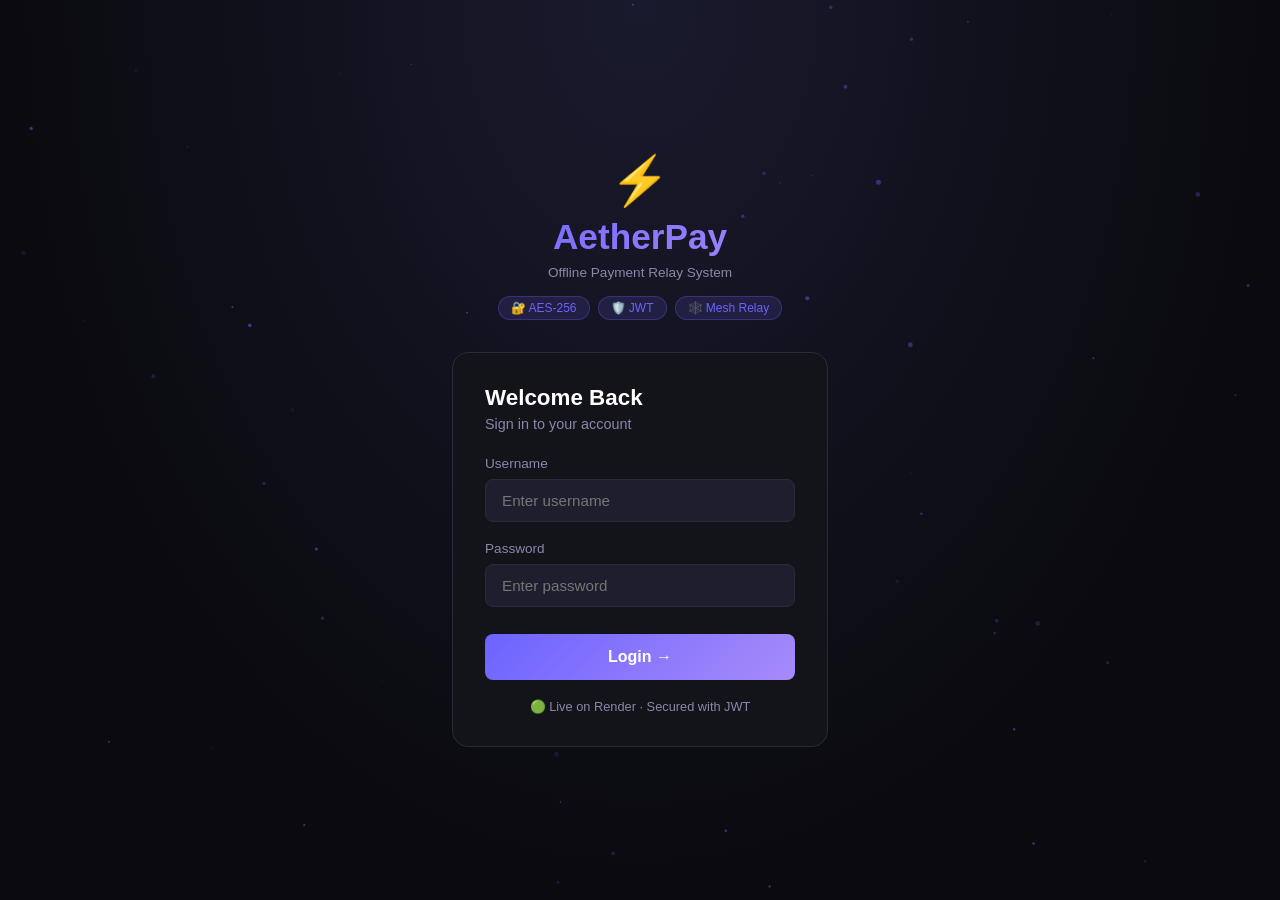
<file: index.html>
<!DOCTYPE html>
<html lang="en">
<head>
    <meta charset="UTF-8">
    <meta name="viewport" content="width=device-width, initial-scale=1.0">
    <title>AetherPay — Login</title>
    <link rel="stylesheet" href="styles.css">
</head>
<body class="login-page">
    <canvas id="particles"></canvas>

    <div class="login-container">
        <div class="logo">
            <span class="logo-icon">⚡</span>
            <h1>AetherPay</h1>
            <p class="tagline">Offline Payment Relay System</p>
            <div class="badges">
                <span class="badge">🔐 AES-256</span>
                <span class="badge">🛡️ JWT</span>
                <span class="badge">🕸️ Mesh Relay</span>
            </div>
        </div>

        <div class="login-card">
            <h2>Welcome Back</h2>
            <p class="subtitle">Sign in to your account</p>
            <div id="error-msg" class="error-msg hidden"></div>
            <div class="form-group">
                <label>Username</label>
                <input type="text" id="username" placeholder="Enter username" />
            </div>
            <div class="form-group">
                <label>Password</label>
                <input type="password" id="password" placeholder="Enter password" />
            </div>
            <button class="btn-primary" onclick="login()">
                <span id="login-text">Login →</span>
            </button>
            <p class="live-badge">🟢 Live on Render · Secured with JWT</p>
        </div>
    </div>

    <div id="toast-container"></div>
    <script src="app.js"></script>
</body>
</html>
</file>
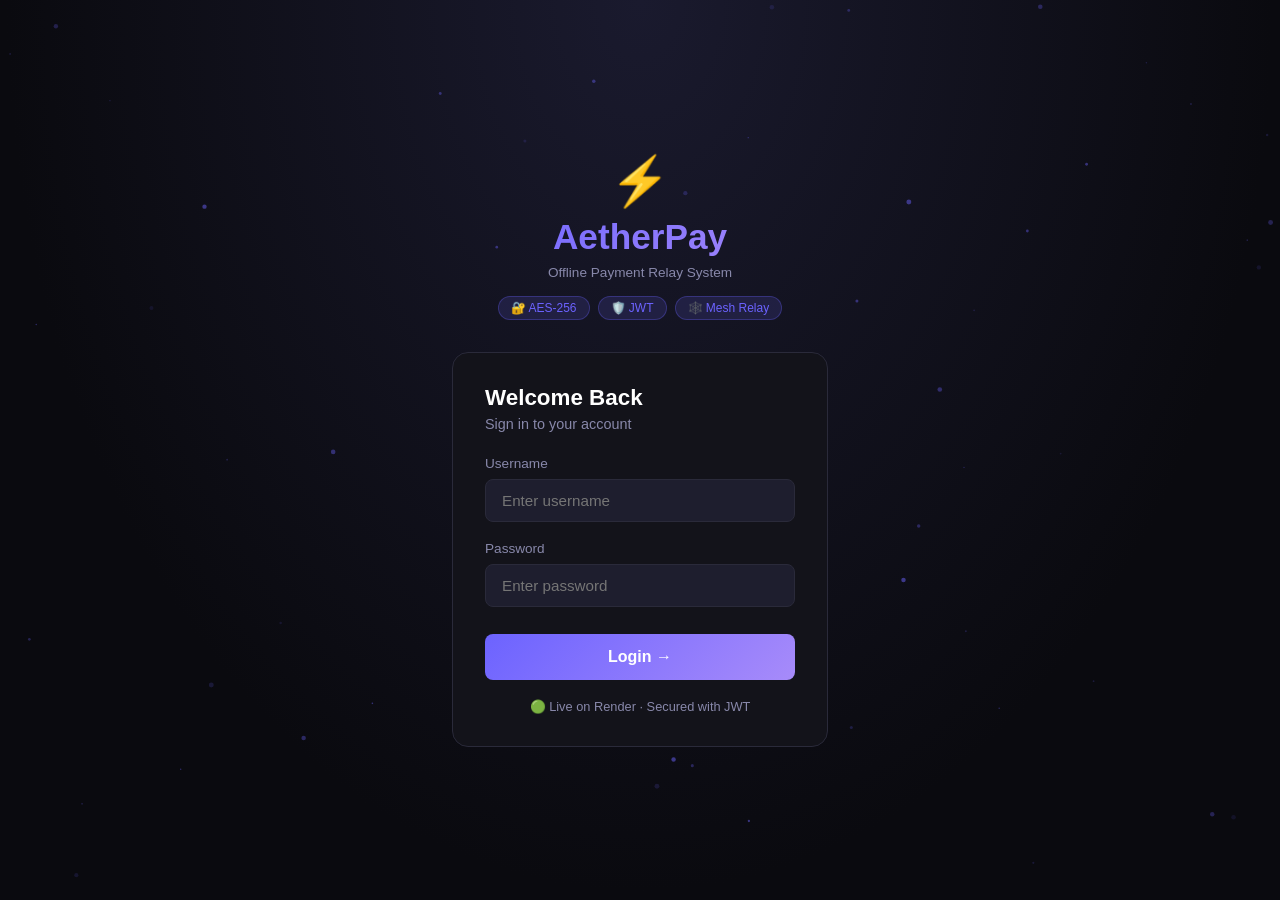
<file: dashboard.html>
<!DOCTYPE html>
<html lang="en">
<head>
    <meta charset="UTF-8">
    <meta name="viewport" content="width=device-width, initial-scale=1.0">
    <title>AetherPay — Dashboard</title>
    <link rel="stylesheet" href="styles.css">
</head>
<body class="dashboard-page">
    <canvas id="particles"></canvas>

    <div class="sidebar">
        <div class="sidebar-logo">⚡ AetherPay</div>
        <div class="nav-item active" onclick="showSection('overview', this)">📊 Overview</div>
        <div class="nav-item" onclick="showSection('accounts', this)">👤 Accounts</div>
        <div class="nav-item" onclick="showSection('payment', this)">💸 Send Payment</div>
        <div class="nav-item" onclick="showSection('transactions', this)">📜 Transactions</div>
        <div class="nav-item" onclick="showSection('relay', this)">🕸️ Mesh Relay</div>
        <button class="logout-btn" onclick="logout()">🚪 Logout</button>
    </div>

    <div class="main-content">

        <!-- OVERVIEW -->
        <div id="overview" class="section">
            <div class="page-header">
                <h2>Dashboard</h2>
                <p>AetherPay — Offline Payment Relay System · <span style="color:var(--success)">🟢 Live</span></p>
            </div>

            <div class="cards-grid">
                <div class="stat-card">
                    <div class="label">Total Accounts</div>
                    <div class="value" id="total-accounts">—</div>
                </div>
                <div class="stat-card">
                    <div class="label">Total Balance</div>
                    <div class="value" id="total-balance">—</div>
                </div>
                <div class="stat-card">
                    <div class="label">Transactions</div>
                    <div class="value" id="total-tx">—</div>
                </div>
                <div class="stat-card">
                    <div class="label">Duplicates Blocked</div>
                    <div class="value" style="color:var(--error)" id="duplicates-blocked">0</div>
                </div>
            </div>

            <div class="section-card">
                <h3>Security & Tech Stack</h3>
                <div class="tech-badges">
                    <span class="tech-badge">🔐 AES-256 Encryption</span>
                    <span class="tech-badge">🛡️ JWT Authentication</span>
                    <span class="tech-badge">🔁 Idempotency Protection</span>
                    <span class="tech-badge">🕸️ Mesh Relay Simulation</span>
                    <span class="tech-badge">⚡ Spring Boot 4.1</span>
                    <span class="tech-badge">🗄️ MySQL Database</span>
                </div>
            </div>

            <div class="section-card">
                <h3>Recent Transactions</h3>
                <table class="tx-table">
                    <thead>
                        <tr>
                            <th>Payment ID</th>
                            <th>From</th>
                            <th>To</th>
                            <th>Amount</th>
                            <th>Status</th>
                        </tr>
                    </thead>
                    <tbody id="recent-tx-tbody">
                        <tr><td colspan="5" style="color:var(--text-muted)">Loading...</td></tr>
                    </tbody>
                </table>
            </div>
        </div>

        <!-- ACCOUNTS -->
        <div id="accounts" class="section hidden">
            <div class="page-header">
                <h2>Accounts</h2>
                <p>All registered accounts and balances</p>
            </div>
            <div class="section-card">
                <h3>Account List</h3>
                <table class="tx-table">
                    <thead>
                        <tr><th>ID</th><th>Name</th><th>Phone</th><th>Balance</th></tr>
                    </thead>
                    <tbody id="accounts-tbody">
                        <tr><td colspan="4" style="color:var(--text-muted)">Loading...</td></tr>
                    </tbody>
                </table>
            </div>
        </div>

        <!-- SEND PAYMENT -->
        <div id="payment" class="section hidden">
            <div class="page-header">
                <h2>Send Payment</h2>
                <p>Transfer money securely via Mesh Relay</p>
            </div>

            <div class="section-card">
                <h3>Payment Details</h3>
                <div id="payment-result" class="hidden"></div>
                <div class="form-row">
                    <div class="form-group">
                        <label>From Account</label>
                        <select id="senderId" class="select-input"></select>
                    </div>
                    <div class="form-group">
                        <label>To Account</label>
                        <select id="receiverId" class="select-input"></select>
                    </div>
                </div>
                <div class="form-group">
                    <label>Amount (₹)</label>
                    <input type="number" id="amount" placeholder="Enter amount" class="form-input" />
                </div>
                <div class="encryption-notice">
                    🔐 AES-256 Encrypted · 🔁 Idempotency Protected · 🕸️ Mesh Relay Active
                </div>
                <button class="btn-primary" onclick="sendPayment()" id="pay-btn">Send Payment →</button>
            </div>

            <!-- MESH ANIMATION -->
            <div class="section-card" id="mesh-animation-card" style="display:none">
                <h3>🕸️ Mesh Relay Simulation</h3>
                <div class="mesh-container">
                    <div class="mesh-node" id="node-sender">
                        <div class="node-icon">📱</div>
                        <div class="node-label" id="sender-label">Sender</div>
                    </div>
                    <div class="mesh-arrow" id="arrow1">
                        <div class="arrow-line"></div>
                        <div class="packet" id="packet1">💳</div>
                    </div>
                    <div class="mesh-node" id="node-1">
                        <div class="node-icon">📱</div>
                        <div class="node-label">Node 1</div>
                    </div>
                    <div class="mesh-arrow" id="arrow2">
                        <div class="arrow-line"></div>
                        <div class="packet" id="packet2">💳</div>
                    </div>
                    <div class="mesh-node" id="node-2">
                        <div class="node-icon">📱</div>
                        <div class="node-label">Node 2</div>
                    </div>
                    <div class="mesh-arrow" id="arrow3">
                        <div class="arrow-line"></div>
                        <div class="packet" id="packet3">💳</div>
                    </div>
                    <div class="mesh-node" id="node-server">
                        <div class="node-icon">🖥️</div>
                        <div class="node-label">Server</div>
                    </div>
                </div>
                <div class="mesh-status" id="mesh-status">Initializing relay...</div>
                <div class="mesh-progress">
                    <div class="mesh-progress-bar" id="mesh-progress-bar"></div>
                </div>
            </div>
        </div>

        <!-- TRANSACTIONS -->
        <div id="transactions" class="section hidden">
            <div class="page-header">
                <h2>Transaction History</h2>
                <p>Complete audit trail of all payments</p>
            </div>
            <div class="section-card">
                <div class="tx-header-row">
                    <h3>All Transactions</h3>
                    <button class="btn-small" onclick="testIdempotency()">🔁 Test Idempotency</button>
                </div>
                <table class="tx-table">
                    <thead>
                        <tr>
                            <th>Payment ID</th>
                            <th>From</th>
                            <th>To</th>
                            <th>Amount</th>
                            <th>Status</th>
                            <th>Time</th>
                        </tr>
                    </thead>
                    <tbody id="tx-tbody">
                        <tr><td colspan="6" style="color:var(--text-muted)">Loading...</td></tr>
                    </tbody>
                </table>
            </div>
        </div>

        <!-- MESH RELAY INFO -->
        <div id="relay" class="section hidden">
            <div class="page-header">
                <h2>🕸️ Mesh Relay</h2>
                <p>How AetherPay works offline</p>
            </div>
            <div class="section-card">
                <h3>How Mesh Relay Works</h3>
                <div class="relay-flow">
                    <div class="relay-step">
                        <div class="relay-icon">📱</div>
                        <div class="relay-text">
                            <strong>Sender</strong>
                            <p>Payment created with unique ID + AES Encrypted</p>
                        </div>
                    </div>
                    <div class="relay-arrow">→</div>
                    <div class="relay-step">
                        <div class="relay-icon">📱</div>
                        <div class="relay-text">
                            <strong>Node 1</strong>
                            <p>Hop 1 — TTL decremented</p>
                        </div>
                    </div>
                    <div class="relay-arrow">→</div>
                    <div class="relay-step">
                        <div class="relay-icon">📱</div>
                        <div class="relay-text">
                            <strong>Node 2</strong>
                            <p>Hop 2 — Retry logic active</p>
                        </div>
                    </div>
                    <div class="relay-arrow">→</div>
                    <div class="relay-step">
                        <div class="relay-icon">🖥️</div>
                        <div class="relay-text">
                            <strong>Server</strong>
                            <p>Internet available — Settled!</p>
                        </div>
                    </div>
                </div>
            </div>

            <div class="section-card">
                <h3>Key Features</h3>
                <div class="feature-grid">
                    <div class="feature-card">
                        <div class="feature-icon">🔐</div>
                        <strong>AES-256 Encryption</strong>
                        <p>Payment data encrypted during relay</p>
                    </div>
                    <div class="feature-card">
                        <div class="feature-icon">🔁</div>
                        <strong>Idempotency</strong>
                        <p>Duplicate payments automatically rejected</p>
                    </div>
                    <div class="feature-card">
                        <div class="feature-icon">⏱️</div>
                        <strong>TTL Protection</strong>
                        <p>Packets expire after max hops</p>
                    </div>
                    <div class="feature-card">
                        <div class="feature-icon">🔄</div>
                        <strong>Retry Logic</strong>
                        <p>Failed hops automatically retried</p>
                    </div>
                </div>
            </div>
        </div>

    </div>

    <div id="toast-container"></div>
    <script src="app.js"></script>
</body>
</html>
</file>
<file: styles.css>
* { margin: 0; padding: 0; box-sizing: border-box; }

:root {
    --bg: #0a0a0f;
    --card: #13131a;
    --border: #2a2a3a;
    --accent: #6c63ff;
    --accent-hover: #5a52e0;
    --text: #ffffff;
    --text-muted: #8888aa;
    --success: #00d97e;
    --error: #ff4d4d;
    --warning: #ffaa00;
}

body { font-family: 'Segoe UI', sans-serif; background: var(--bg); color: var(--text); min-height: 100vh; }

canvas#particles { position: fixed; top: 0; left: 0; width: 100%; height: 100%; z-index: 0; pointer-events: none; }

/* LOGIN */
.login-page { display: flex; align-items: center; justify-content: center; background: radial-gradient(ellipse at top, #1a1a2e 0%, #0a0a0f 70%); }
.login-container { width: 100%; max-width: 440px; padding: 2rem; position: relative; z-index: 1; }
.logo { text-align: center; margin-bottom: 2rem; }
.logo-icon { font-size: 3rem; display: block; animation: pulse 2s infinite; }
@keyframes pulse { 0%,100%{ transform: scale(1); } 50%{ transform: scale(1.1); } }
.logo h1 { font-size: 2.2rem; font-weight: 800; background: linear-gradient(135deg, #6c63ff, #a78bfa); -webkit-background-clip: text; -webkit-text-fill-color: transparent; margin: 0.5rem 0; }
.tagline { color: var(--text-muted); font-size: 0.85rem; margin-bottom: 1rem; }
.badges { display: flex; gap: 0.5rem; justify-content: center; flex-wrap: wrap; margin-top: 0.75rem; }
.badge { background: rgba(108,99,255,0.15); border: 1px solid rgba(108,99,255,0.3); color: var(--accent); padding: 0.25rem 0.75rem; border-radius: 20px; font-size: 0.75rem; }
.login-card { background: var(--card); border: 1px solid var(--border); border-radius: 16px; padding: 2rem; backdrop-filter: blur(10px); }
.login-card h2 { font-size: 1.4rem; margin-bottom: 0.3rem; }
.subtitle { color: var(--text-muted); font-size: 0.9rem; margin-bottom: 1.5rem; }
.form-group { margin-bottom: 1.2rem; }
.form-group label { display: block; font-size: 0.85rem; color: var(--text-muted); margin-bottom: 0.5rem; }
.form-group input, .form-input { width: 100%; padding: 0.75rem 1rem; background: #1e1e2e; border: 1px solid var(--border); border-radius: 8px; color: var(--text); font-size: 0.95rem; outline: none; transition: border 0.2s; }
.form-group input:focus, .form-input:focus { border-color: var(--accent); }
.select-input { width: 100%; padding: 0.75rem 1rem; background: #1e1e2e; border: 1px solid var(--border); border-radius: 8px; color: var(--text); font-size: 0.95rem; outline: none; }
.btn-primary { width: 100%; padding: 0.85rem; background: linear-gradient(135deg, var(--accent), #a78bfa); color: white; border: none; border-radius: 8px; font-size: 1rem; font-weight: 600; cursor: pointer; transition: all 0.2s; margin-top: 0.5rem; }
.btn-primary:hover { transform: translateY(-2px); box-shadow: 0 8px 25px rgba(108,99,255,0.4); }
.btn-primary:active { transform: translateY(0); }
.btn-small { padding: 0.4rem 1rem; background: rgba(108,99,255,0.15); border: 1px solid var(--accent); color: var(--accent); border-radius: 6px; cursor: pointer; font-size: 0.8rem; }
.live-badge { text-align: center; margin-top: 1.2rem; font-size: 0.8rem; color: var(--text-muted); }
.error-msg { background: rgba(255,77,77,0.1); border: 1px solid var(--error); color: var(--error); padding: 0.75rem 1rem; border-radius: 8px; font-size: 0.85rem; margin-bottom: 1rem; }
.success-msg { background: rgba(0,217,126,0.1); border: 1px solid var(--success); color: var(--success); padding: 0.75rem 1rem; border-radius: 8px; font-size: 0.85rem; margin-bottom: 1rem; }
.hidden { display: none !important; }

/* DASHBOARD */
.dashboard-page { display: flex; min-height: 100vh; }
.sidebar { width: 240px; background: var(--card); border-right: 1px solid var(--border); padding: 1.5rem; display: flex; flex-direction: column; position: fixed; height: 100vh; z-index: 10; }
.sidebar-logo { font-size: 1.2rem; font-weight: 800; background: linear-gradient(135deg, #6c63ff, #a78bfa); -webkit-background-clip: text; -webkit-text-fill-color: transparent; margin-bottom: 2rem; }
.nav-item { padding: 0.75rem 1rem; border-radius: 8px; cursor: pointer; color: var(--text-muted); font-size: 0.9rem; margin-bottom: 0.3rem; transition: all 0.2s; }
.nav-item:hover, .nav-item.active { background: rgba(108,99,255,0.15); color: var(--accent); }
.main-content { flex: 1; padding: 2rem; overflow-y: auto; margin-left: 240px; position: relative; z-index: 1; }
.page-header { margin-bottom: 2rem; }
.page-header h2 { font-size: 1.6rem; font-weight: 700; }
.page-header p { color: var(--text-muted); font-size: 0.9rem; margin-top: 0.3rem; }
.cards-grid { display: grid; grid-template-columns: repeat(auto-fit, minmax(180px, 1fr)); gap: 1rem; margin-bottom: 1.5rem; }
.stat-card { background: var(--card); border: 1px solid var(--border); border-radius: 12px; padding: 1.5rem; transition: transform 0.2s; }
.stat-card:hover { transform: translateY(-3px); }
.stat-card .label { color: var(--text-muted); font-size: 0.8rem; margin-bottom: 0.5rem; }
.stat-card .value { font-size: 1.8rem; font-weight: 700; color: var(--accent); }
.section-card { background: var(--card); border: 1px solid var(--border); border-radius: 12px; padding: 1.5rem; margin-bottom: 1.5rem; }
.section-card h3 { color: var(--text-muted); text-transform: uppercase; letter-spacing: 0.05em; font-size: 0.8rem; margin-bottom: 1.2rem; }
.tx-header-row { display: flex; justify-content: space-between; align-items: center; margin-bottom: 1.2rem; }
.tx-header-row h3 { margin-bottom: 0; }
.form-row { display: grid; grid-template-columns: 1fr 1fr; gap: 1rem; }
.tx-table { width: 100%; border-collapse: collapse; }
.tx-table th { text-align: left; color: var(--text-muted); font-size: 0.8rem; padding: 0.75rem 1rem; border-bottom: 1px solid var(--border); text-transform: uppercase; letter-spacing: 0.05em; }
.tx-table td { padding: 0.9rem 1rem; border-bottom: 1px solid #1a1a2a; font-size: 0.9rem; }
.badge-success { background: rgba(0,217,126,0.15); color: var(--success); padding: 0.25rem 0.75rem; border-radius: 20px; font-size: 0.75rem; font-weight: 600; }
.badge-failed { background: rgba(255,77,77,0.15); color: var(--error); padding: 0.25rem 0.75rem; border-radius: 20px; font-size: 0.75rem; }
.logout-btn { margin-top: auto; padding: 0.75rem 1rem; background: rgba(255,77,77,0.1); border: 1px solid rgba(255,77,77,0.3); color: var(--error); border-radius: 8px; cursor: pointer; font-size: 0.9rem; transition: all 0.2s; }
.logout-btn:hover { background: rgba(255,77,77,0.2); }

/* TECH BADGES */
.tech-badges { display: flex; flex-wrap: wrap; gap: 0.75rem; }
.tech-badge { background: rgba(108,99,255,0.1); border: 1px solid rgba(108,99,255,0.25); color: var(--accent); padding: 0.4rem 1rem; border-radius: 20px; font-size: 0.8rem; }

/* ENCRYPTION NOTICE */
.encryption-notice { background: rgba(108,99,255,0.08); border: 1px solid rgba(108,99,255,0.2); border-radius: 8px; padding: 0.75rem 1rem; font-size: 0.8rem; color: var(--text-muted); margin-bottom: 1rem; text-align: center; }

/* MESH ANIMATION */
.mesh-container { display: flex; align-items: center; justify-content: center; gap: 0; padding: 2rem 0; flex-wrap: nowrap; overflow-x: auto; }
.mesh-node { display: flex; flex-direction: column; align-items: center; gap: 0.5rem; min-width: 80px; }
.node-icon { font-size: 2rem; width: 60px; height: 60px; display: flex; align-items: center; justify-content: center; background: var(--card); border: 2px solid var(--border); border-radius: 50%; transition: all 0.3s; }
.node-icon.active { border-color: var(--accent); box-shadow: 0 0 20px rgba(108,99,255,0.5); }
.node-icon.done { border-color: var(--success); box-shadow: 0 0 20px rgba(0,217,126,0.5); }
.node-label { font-size: 0.75rem; color: var(--text-muted); }
.mesh-arrow { display: flex; align-items: center; position: relative; width: 80px; }
.arrow-line { width: 100%; height: 2px; background: var(--border); position: relative; }
.arrow-line.active { background: linear-gradient(90deg, var(--accent), #a78bfa); }
.packet { position: absolute; font-size: 1rem; top: -12px; left: -10px; transition: left 0.8s ease; }
.mesh-status { text-align: center; color: var(--text-muted); font-size: 0.9rem; margin-top: 1rem; }
.mesh-progress { background: #1e1e2e; border-radius: 10px; height: 6px; margin-top: 0.75rem; overflow: hidden; }
.mesh-progress-bar { height: 100%; background: linear-gradient(90deg, var(--accent), #a78bfa); width: 0%; transition: width 0.5s ease; border-radius: 10px; }

/* RELAY FLOW */
.relay-flow { display: flex; align-items: center; gap: 1rem; flex-wrap: wrap; }
.relay-step { display: flex; align-items: center; gap: 0.75rem; background: #1e1e2e; border-radius: 10px; padding: 1rem; flex: 1; min-width: 140px; }
.relay-icon { font-size: 1.5rem; }
.relay-text strong { display: block; font-size: 0.9rem; }
.relay-text p { color: var(--text-muted); font-size: 0.75rem; margin-top: 0.25rem; }
.relay-arrow { font-size: 1.5rem; color: var(--accent); }

/* FEATURE GRID */
.feature-grid { display: grid; grid-template-columns: repeat(auto-fit, minmax(160px, 1fr)); gap: 1rem; }
.feature-card { background: #1e1e2e; border-radius: 10px; padding: 1.25rem; text-align: center; }
.feature-icon { font-size: 1.5rem; margin-bottom: 0.5rem; }
.feature-card strong { display: block; font-size: 0.9rem; margin-bottom: 0.3rem; }
.feature-card p { color: var(--text-muted); font-size: 0.75rem; }

/* TOAST */
#toast-container { position: fixed; top: 1.5rem; right: 1.5rem; z-index: 9999; display: flex; flex-direction: column; gap: 0.75rem; }
.toast { padding: 0.85rem 1.25rem; border-radius: 10px; font-size: 0.9rem; font-weight: 500; animation: slideIn 0.3s ease; max-width: 320px; }
.toast-success { background: rgba(0,217,126,0.15); border: 1px solid var(--success); color: var(--success); }
.toast-error { background: rgba(255,77,77,0.15); border: 1px solid var(--error); color: var(--error); }
.toast-info { background: rgba(108,99,255,0.15); border: 1px solid var(--accent); color: var(--accent); }
@keyframes slideIn { from{ transform: translateX(100%); opacity: 0; } to{ transform: translateX(0); opacity: 1; } }
</file>
